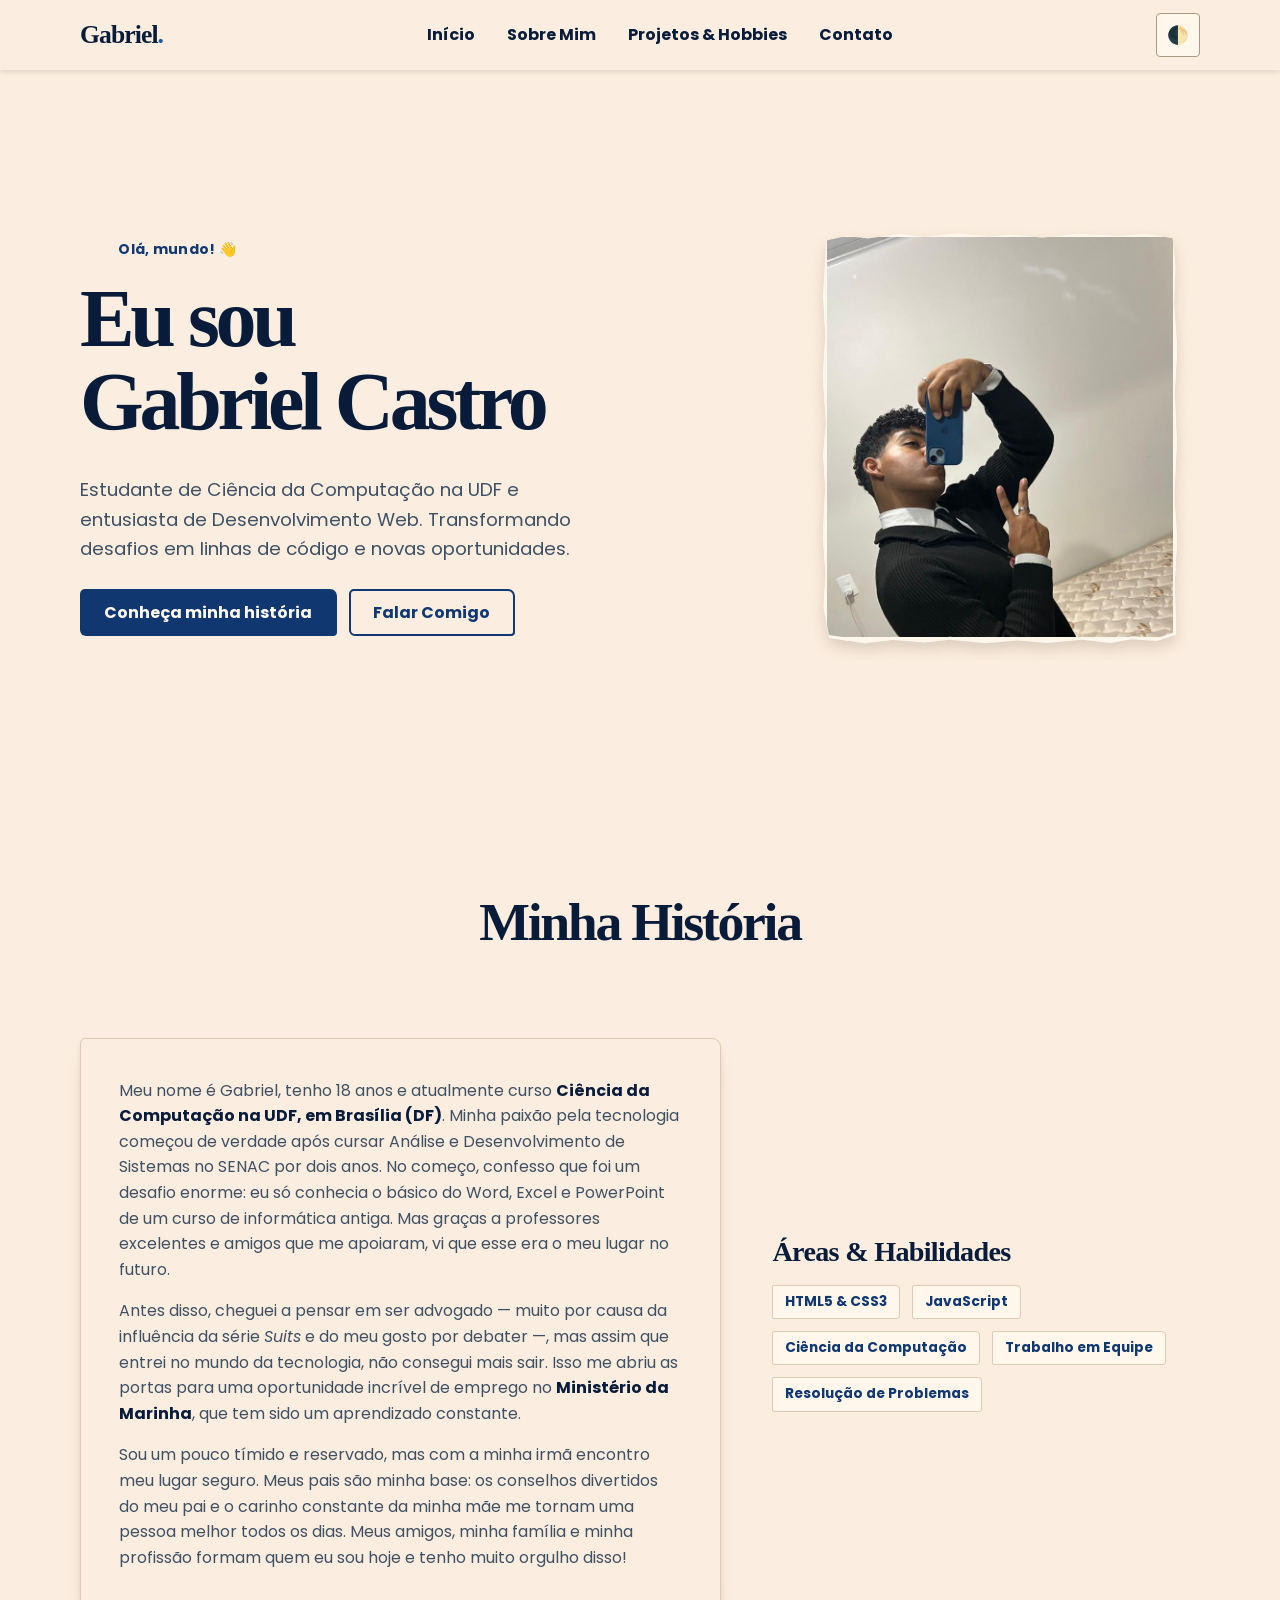
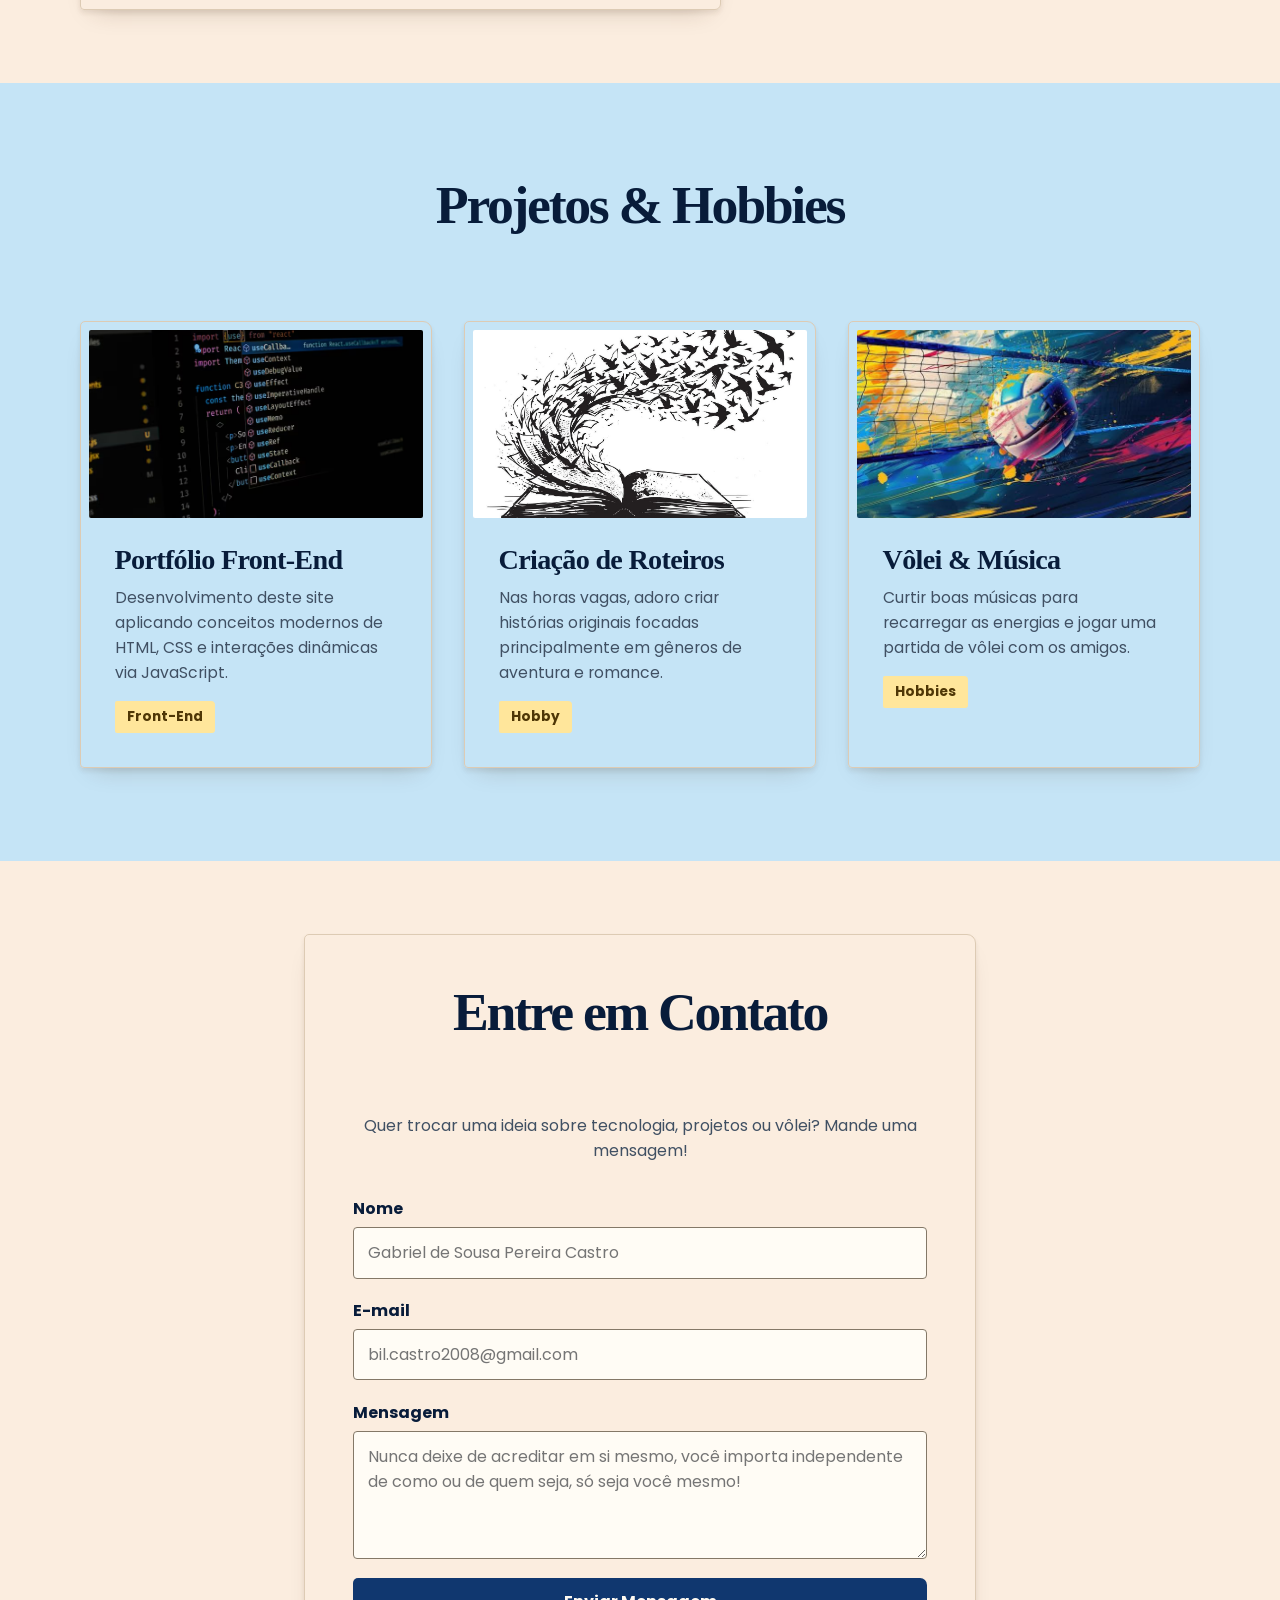
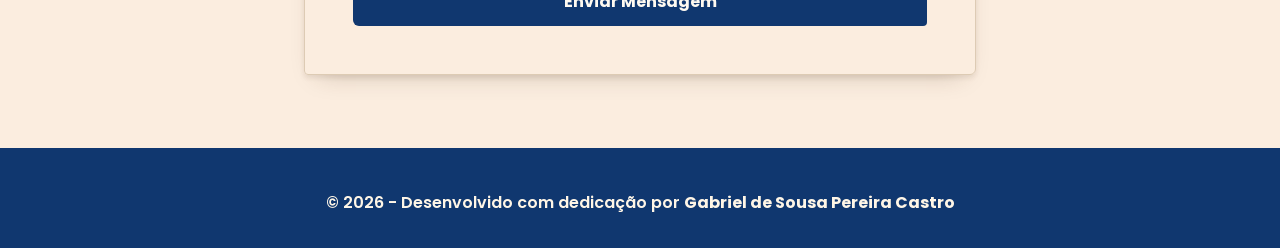
<file: index.html>
<!DOCTYPE html>
<html lang="pt-BR">
<head>
    <meta charset="UTF-8">
    <meta name="viewport" content="width=device-width, initial-scale=1.0">
    <title>Gabriel Castro | Portfólio & Biografia</title>
    <link rel="stylesheet" href="style.css">
    <!-- Fonte Google Fonts -->
    <link href="https://fonts.googleapis.com/css2?family=Poppins:wght@300;400;600;700&display=swap" rel="stylesheet">
</head>
<body>

    <!-- Cabeçalho e Navegação -->
    <header class="header">
        <div class="container nav-container">
            <a href="#inicio" class="logo">Gabriel<span>.</span></a>
            
            <nav class="nav" id="nav-menu">
                <ul class="nav-list">
                    <li><a href="#inicio" class="nav-link">Início</a></li>
                    <li><a href="#sobre" class="nav-link">Sobre Mim</a></li>
                    <li><a href="#projetos" class="nav-link">Projetos & Hobbies</a></li>
                    <li><a href="#contato" class="nav-link">Contato</a></li>
                </ul>
            </nav>

            <div class="nav-actions">
                <button id="theme-toggle" class="btn-icon" title="Alternar Tema">🌓</button>
                <button id="menu-toggle" class="menu-toggle" aria-label="Abrir Menu">☰</button>
            </div>
        </div>
    </header>

    <!-- Seção Principal (Hero) -->
    <section id="inicio" class="hero">
        <div class="container hero-content">
            <div class="hero-text">
                <span class="tag">Olá, mundo! 👋</span>
                <h1>Eu sou <span>Gabriel Castro</span></h1>
                <p>Estudante de Ciência da Computação na UDF e entusiasta de Desenvolvimento Web. Transformando desafios em linhas de código e novas oportunidades.</p>
                <div class="hero-buttons">
                    <a href="#sobre" class="btn btn-primary">Conheça minha história</a>
                    <a href="#contato" class="btn btn-outline">Falar Comigo</a>
                </div>
            </div>
            <div class="hero-image">
                <!-- Troque o src por "img/perfil.jpg" quando colocar sua foto na pasta img -->
                <img src="img/Gabriel.jpeg" alt="Foto de Gabriel de Sousa">
            </div>
        </div>
    </section>

    <!-- Seção Sobre Mim / Biografia -->
    <section id="sobre" class="section">
        <div class="container">
            <h2 class="section-title">Minha História</h2>
            <div class="about-grid">
                <div class="about-text">
                    <p>Meu nome é Gabriel, tenho 18 anos e atualmente curso <strong>Ciência da Computação na UDF, em Brasília (DF)</strong>. Minha paixão pela tecnologia começou de verdade após cursar Análise e Desenvolvimento de Sistemas no SENAC por dois anos. No começo, confesso que foi um desafio enorme: eu só conhecia o básico do Word, Excel e PowerPoint de um curso de informática antiga. Mas graças a professores excelentes e amigos que me apoiaram, vi que esse era o meu lugar no futuro.</p>
                    
                    <p>Antes disso, cheguei a pensar em ser advogado — muito por causa da influência da série <em>Suits</em> e do meu gosto por debater —, mas assim que entrei no mundo da tecnologia, não consegui mais sair. Isso me abriu as portas para uma oportunidade incrível de emprego no <strong>Ministério da Marinha</strong>, que tem sido um aprendizado constante.</p>
                    
                    <p>Sou um pouco tímido e reservado, mas com a minha irmã encontro meu lugar seguro. Meus pais são minha base: os conselhos divertidos do meu pai e o carinho constante da minha mãe me tornam uma pessoa melhor todos os dias. Meus amigos, minha família e minha profissão formam quem eu sou hoje e tenho muito orgulho disso!</p>
                </div>
                <div class="skills">
                    <h3>Áreas & Habilidades</h3>
                    <div class="skill-tags">
                        <span>HTML5 & CSS3</span>
                        <span>JavaScript</span>
                        <span>Ciência da Computação</span>
                        <span>Trabalho em Equipe</span>
                        <span>Resolução de Problemas</span>
                    </div>
                </div>
            </div>
        </div>
    </section>

    <!-- Seção Projetos & Hobbies -->
    <section id="projetos" class="section section-alt">
        <div class="container">
            <h2 class="section-title">Projetos & Hobbies</h2>
            <div class="cards-grid">
                
                <article class="card">
                    <img src="img/codigo.avif" alt="Projeto Web">
                    <div class="card-body">
                        <h3>Portfólio Front-End</h3>
                        <p>Desenvolvimento deste site aplicando conceitos modernos de HTML, CSS e interações dinâmicas via JavaScript.</p>
                        <span class="badge">Front-End</span>
                    </div>
                </article>

                <article class="card">
                    <img src="img/livro.jpg" alt="Hobby de Roteiros">
                    <div class="card-body">
                        <h3>Criação de Roteiros</h3>
                        <p>Nas horas vagas, adoro criar histórias originais focadas principalmente em gêneros de aventura e romance.</p>
                        <span class="badge">Hobby</span>
                    </div>
                </article>

                <article class="card">
                    <img src="img/images.jpg" alt="Esportes e Música">
                    <div class="card-body">
                        <h3>Vôlei & Música</h3>
                        <p>Curtir boas músicas para recarregar as energias e jogar uma partida de vôlei com os amigos.</p>
                        <span class="badge">Hobbies</span>
                    </div>
                </article>

            </div>
        </div>
    </section>

    <!-- Seção Contato -->
    <section id="contato" class="section">
        <div class="container contact-container">
            <h2 class="section-title">Entre em Contato</h2>
            <p class="section-subtitle">Quer trocar uma ideia sobre tecnologia, projetos ou vôlei? Mande uma mensagem!</p>
            
            <form id="contact-form" class="contact-form">
                <div class="form-group">
                    <label for="nome">Nome</label>
                    <input type="text" id="nome" placeholder="Gabriel de Sousa Pereira Castro" required>
                </div>
                <div class="form-group">
                    <label for="email">E-mail</label>
                    <input type="email" id="email" placeholder="bil.castro2008@gmail.com" required>
                </div>
                <div class="form-group">
                    <label for="mensagem">Mensagem</label>
                    <textarea id="mensagem" rows="4" placeholder="Nunca deixe de acreditar em si mesmo, você importa independente de como ou de quem seja, só seja você mesmo!" required></textarea>
                </div>
                <button type="submit" class="btn btn-primary btn-full">Enviar Mensagem</button>
                <p id="form-feedback" class="feedback-msg"></p>
            </form>
        </div>
    </section>

    <!-- Rodapé -->
    <footer class="footer">
        <div class="container">
            <p>&copy; 2026 - Desenvolvido com dedicação por <strong>Gabriel de Sousa Pereira Castro</strong></p>
        </div>
    </footer>

    <script src="javascript.js"></script>
</body>
</html>
</file>
<file: style.css>
@charset "UTF-8";

/* Abrigo do Marinheiro • Folha de estilos completa
   A paleta e as fontes podem ser ajustadas aqui. As texturas ficam no fim. */
:root {
    color-scheme: light;
    --bg-paper: #fbeddf;
    --bg-card: #fff7eb;
    --bg-alt: #c5e4f6;
    --text-main: #081c3a;
    --text-muted: #405063;
    --primary: #10376f;
    --accent-gold: #ffb710;
    --blue-accent: #175b9c;
    --border-paper: #ddcbb4;
    --foco-da-foto: 50% 12%; /* Posição do rosto dentro da moldura. */
    --shadow-paper: 0 3px 5px rgb(69 44 23 / 9%), 0 12px 24px -14px rgb(69 44 23 / 27%);
    --fonte-titulo: Georgia, "Iowan Old Style", "Palatino Linotype", serif;
    --fonte-texto: "Poppins", "Segoe UI", Arial, "Liberation Sans", sans-serif;
    --recorte: polygon(
        1.3% 2.1%, 7% 1%, 13% 1.6%, 22% .5%, 29% 1.2%, 38% .3%,
        47% 1.1%, 53% .6%, 62% 1.4%, 72% .4%, 83% 1%, 91% .4%,
        98.4% 1.5%, 99.2% 8%, 98.8% 17%, 99.7% 28%, 99% 39%,
        99.6% 51%, 98.9% 64%, 99.7% 75%, 99% 85%, 99.4% 97.5%,
        94% 99%, 87% 98.6%, 81% 99.5%, 73% 98.7%, 63% 99.5%,
        55% 98.9%, 46% 99.6%, 36% 98.7%, 29% 99.4%, 20% 98.8%,
        12% 99.6%, 2% 98.3%, .5% 91%, 1.1% 83%, .3% 74%, 1% 62%,
        .4% 54%, 1.2% 46%, .3% 35%, 1% 25%, .4% 15%
    );
}

/* A opção de tema existente mantém a paleta clara do convite. */
body.light-theme { color-scheme: light; }

*, *::before, *::after { box-sizing: border-box; }
html { scroll-padding-top: 6.5rem; }
body, h1, h2, h3, p, ul { margin: 0; }
body {
    color: var(--text-main);
    background-color: var(--bg-paper);
    background-image: var(--fibra);
    font-family: var(--fonte-texto);
    line-height: 1.6;
}
img { max-width: 100%; }
button, input, textarea, select { font: inherit; }
a { color: var(--blue-accent); }
:focus-visible {
    outline: 3px solid var(--blue-accent);
    outline-offset: 3px;
}
.container { width: min(90%, 70rem); margin-left: auto; margin-right: auto; }

/* Cabeçalho com uma borda fina de papel. */
.header {
    position: fixed;
    top: 0;
    left: 0;
    right: 0;
    z-index: 1000;
    padding: .8rem 0;
    background: var(--fibra), var(--bg-card);
    box-shadow: 0 2px 5px rgb(54 40 23 / 12%);
}
.nav-container, .nav-list, .nav-actions, .hero-buttons, .skill-tags {
    display: flex;
    align-items: center;
}
.nav-container { justify-content: space-between; gap: clamp(.65rem, 2vw, 2rem); }
.logo {
    min-width: 0;
    color: var(--text-main);
    font: bold clamp(1.15rem, 2vw, 1.65rem)/1.08 var(--fonte-titulo);
    letter-spacing: -.035em;
    text-decoration: none;
    overflow-wrap: anywhere;
}
.logo img { display: block; max-height: 3rem; width: auto; max-width: 100%; object-fit: contain; }
.logo span { color: var(--blue-accent); }
.nav-list { display: grid; grid-auto-flow: column; list-style: none; padding: 0; gap: clamp(.8rem, 2.5vw, 2rem); }
.nav-link {
    color: var(--text-main);
    font-weight: 650;
    text-decoration: none;
    text-underline-offset: .32em;
}
.nav-link:hover, .nav-link[aria-current="page"] {
    color: var(--primary);
    text-decoration: underline solid var(--accent-gold) 3px;
}
.nav-actions { display: grid; grid-auto-flow: column; gap: .5rem; flex: none; }
.btn-icon, .menu-toggle {
    min-width: 2.75rem;
    min-height: 2.75rem;
    padding: .25rem .6rem;
    border: 1px solid #aa9982;
    border-radius: 4px;
    background: var(--bg-card);
    color: var(--primary);
    font-size: 1.1rem;
    cursor: pointer;
}
.btn-icon:hover, .menu-toggle:hover { background-color: var(--bg-alt); }
.menu-toggle { display: none; }

/* Abertura com manchete, traço de tinta e retrato montado em papel azul. */
.hero {
    display: flex;
    position: relative;
    isolation: isolate;
    align-items: center;
    min-height: min(90vh, 54rem);
    padding: clamp(8.5rem, 12vw, 11rem) 0 clamp(4.5rem, 7vw, 7rem);
}
.hero::before {
    content: "";
    position: absolute;
    z-index: -1;
    top: 2.75rem;
    left: 0;
    width: clamp(6rem, 14vw, 14rem);
    height: clamp(4.4rem, 10vw, 9rem);
    background: var(--fibra), var(--primary);
    clip-path: polygon(0 0, 100% 0, 96% 6%, 89% 10%, 86% 16%, 79% 19%,
        74% 25%, 69% 26%, 63% 33%, 58% 35%, 51% 42%, 46% 43%, 41% 50%,
        36% 52%, 32% 58%, 27% 59%, 21% 67%, 17% 70%, 13% 78%, 9% 80%, 0 94%);
    pointer-events: none;
}
.hero-content { display: flex; justify-content: space-between; align-items: center; gap: clamp(2rem, 6vw, 6rem); }
.hero-text { flex: 1 1 54%; min-width: 0; }
.tag {
    display: inline-flex;
    align-items: center;
    margin-bottom: 1rem;
    color: var(--primary);
    font-size: .87rem;
    font-weight: 700;
    letter-spacing: .02em;
}
.tag::before {
    content: "";
    flex: none;
    width: 1.85rem;
    margin-right: .55rem;
    height: 1.45rem;
    background: var(--marcas) center / contain no-repeat;
}
.hero-text h1, .section-title, .card-body h3, .skills h3 {
    font-family: var(--fonte-titulo);
    color: var(--text-main);
    font-weight: 700;
    text-wrap: balance;
}
.hero-text h1 {
    margin: 0 0 .38em;
    font-size: clamp(3.2rem, 6.4vw, 6.1rem);
    letter-spacing: -.052em;
    line-height: 1.02;
    overflow-wrap: anywhere;
}
.hero-text h1 span {
    color: inherit;
    padding-bottom: .115em;
    background: var(--pincel) center bottom / 100% .27em no-repeat;
    -webkit-box-decoration-break: clone;
    box-decoration-break: clone;
}
.hero-text p {
    max-width: 49ch;
    margin-bottom: 1.55rem;
    color: var(--text-muted);
    font-size: clamp(1rem, 1.45vw, 1.18rem);
}
.hero-buttons, .skill-tags { flex-wrap: wrap; gap: .75rem; }
.btn, .btn-full {
    display: inline-flex;
    justify-content: center;
    align-items: center;
    min-height: 2.85rem;
    padding: .68rem 1.4rem;
    border: 2px solid transparent;
    border-radius: 5px 7px 4px 6px;
    font: 700 1rem/1.35 var(--fonte-texto);
    text-align: center;
    text-decoration: none;
    cursor: pointer;
}
.btn-primary, .btn-full { color: #fffaf1; background-color: var(--primary); }
.btn-primary:hover, .btn-full:hover { background-color: var(--blue-accent); }
.btn-outline { color: var(--primary); border-color: var(--primary); background: transparent; }
.btn-outline:hover { background-color: var(--bg-alt); }
.hero-image {
    position: relative;
    isolation: isolate;
    flex: 0 1 38%;
    width: min(100%, 25rem);
    max-width: 25rem;
    min-width: 0;
    padding: clamp(.85rem, 1.7vw, 1.4rem);
    filter: drop-shadow(0 3px 0 var(--bg-card)) drop-shadow(0 7px 7px rgb(65 43 27 / 16%));
}
.hero-image::before, .hero-image::after { content: ""; position: absolute; pointer-events: none; }
.hero-image::before {
    z-index: -1;
    top: 0; right: 0; bottom: 0; left: 0;
    background: var(--fibra), var(--bg-alt);
    clip-path: var(--recorte);
    transform: rotate(-3deg);
}
.hero-image img {
    display: block;
    width: 100%;
    height: auto;
    aspect-ratio: 4 / 4.6;
    object-fit: cover;
    object-position: var(--foco-da-foto);
    border: 5px solid var(--bg-card);
    clip-path: var(--recorte);
}
/* Dois recortes do convite acompanham a moldura em qualquer tamanho. */
.hero-image::after {
    top: -5%;
    right: 0;
    bottom: -4%;
    left: -10%;
    background-image: var(--fita-xadrez), var(--livro-barquinho);
    background-position: right top, left bottom;
    background-size: 27% auto, 52% auto;
    background-repeat: no-repeat;
}

/* Faixas azul-claro com bordas irregulares independentes do conteúdo. */
.section { padding: clamp(3.5rem, 6.5vw, 6rem) 0; }
.section-alt, .footer { position: relative; background-image: var(--fibra); }
.section-alt { background-color: var(--bg-alt); }
.section-alt::before, .section-alt::after, .footer::before {
    content: "";
    position: absolute;
    left: 0; right: 0;
    height: 11px;
    background-color: inherit;
    background-image: var(--fibra);
    -webkit-mask: var(--borda) left top / 192px 11px repeat-x;
    mask: var(--borda) left top / 192px 11px repeat-x;
    pointer-events: none;
}
.section-alt::before, .footer::before { top: -10px; }
.section-alt::after { bottom: -10px; transform: rotate(180deg); }
.section-title {
    margin: 0 auto clamp(1.8rem, 4vw, 3rem);
    font-size: clamp(2.35rem, 4.2vw, 4rem);
    line-height: 1.08;
    letter-spacing: -.043em;
    text-align: center;
    overflow-wrap: anywhere;
}
/* Pequenas ondas ocupam uma linha própria abaixo da chamada. */
.section-title::after {
    content: "";
    display: block;
    width: clamp(4.6rem, 8vw, 6.5rem);
    height: clamp(1.15rem, 2vw, 1.625rem);
    margin: .25em auto 0;
    background: var(--ondas) center / contain no-repeat;
    pointer-events: none;
}
.about-grid {
    display: grid;
    grid-template-columns: minmax(0, 3fr) minmax(0, 2fr);
    align-items: center;
    gap: clamp(1.75rem, 4vw, 3.75rem);
}
.about-text, .card, .contact-container {
    background: var(--fibra), var(--bg-card);
    border: 1px solid var(--border-paper);
    border-radius: 5px 9px 6px 4px;
    box-shadow: var(--shadow-paper);
}
.about-text { padding: clamp(1.35rem, 3vw, 2.5rem); }
.about-text p, .card-body p, .section-subtitle { color: var(--text-muted); }
.about-text p + p { margin-top: 1rem; }
.about-text strong { color: var(--text-main); }
.skills h3, .card-body h3 {
    font-size: clamp(1.45rem, 2.2vw, 1.85rem);
    line-height: 1.15;
    letter-spacing: -.025em;
}
.skills h3 { margin-bottom: 1rem; }
.skill-tags span, .badge {
    display: inline-block;
    padding: .32rem .75rem;
    border-radius: 2px 4px 3px 2px;
    font-size: .86rem;
    font-weight: 650;
}
.skill-tags span { color: var(--primary); background: var(--bg-card); border: 1px solid var(--border-paper); }
.badge { color: #4f3706; background-color: #ffe69b; }

/* Cartões com margem clara ao redor da imagem. */
.cards-grid {
    display: grid;
    grid-template-columns: repeat(auto-fit, minmax(min(100%, 17.5rem), 1fr));
    gap: clamp(1.2rem, 2.5vw, 2rem);
}
/* Cantoneira de álbum sobre a margem da imagem ou do cartão. */
.card {
    --cor-cantoneira: #f9cd67;
    position: relative;
    min-width: 0;
    padding: .5rem;
}
.card:nth-child(even) { --cor-cantoneira: #a9cfe6; }
.card::after {
    content: "";
    position: absolute;
    top: .35rem;
    right: .35rem;
    width: 1.35rem;
    height: 1.35rem;
    clip-path: polygon(0 0, 100% 0, 100% 100%);
    background: var(--fibra), linear-gradient(45deg,
        var(--cor-cantoneira) 46%, #fff3d5 49%, var(--cor-cantoneira) 54%);
    pointer-events: none;
}
.card img {
    display: block;
    width: 100%;
    aspect-ratio: 16 / 9;
    object-fit: cover;
    border-radius: 2px;
}
.card-body { padding: clamp(1rem, 2.2vw, 1.6rem); }
.card-body h3 { margin: 0 0 .55rem; overflow-wrap: anywhere; }
.card-body p { margin: 0 0 1rem; font-size: .98rem; }
.card-body a { text-underline-offset: .18em; }
/* Contato e rodapé. */
.contact-container { max-width: 42rem; margin-left: auto; margin-right: auto; padding: clamp(1.35rem, 4vw, 3rem); }
.section-subtitle { max-width: 56ch; margin: 0 auto 2rem; text-align: center; }
.section-title + .section-subtitle { margin-top: -1rem; }
.form-group { margin-bottom: 1.2rem; }
.form-group label { display: block; margin-bottom: .35rem; color: var(--text-main); font-weight: 650; }
.form-group input, .form-group textarea, .form-group select {
    display: block;
    width: 100%;
    padding: .75rem .85rem;
    border: 1px solid #847867;
    border-radius: 4px;
    background: #fffcf5;
    color: var(--text-main);
}
.form-group textarea { min-height: 7rem; resize: vertical; }
.form-group :is(input, textarea, select):focus { border-color: var(--blue-accent); }
.btn-full { width: 100%; }
.feedback-msg { margin-top: 1rem; text-align: center; font-weight: 650; color: #226347; }
.feedback-msg:empty { margin: 0; }
.footer {
    padding: 2rem 0;
    background-color: var(--primary);
    color: #fff6e7;
    text-align: center;
    font-weight: 600;
}
.footer a { color: inherit; text-underline-offset: .2em; }
.footer :focus-visible { outline-color: var(--accent-gold); }

@media (hover: hover) {
    .card:hover, .card:focus-within { border-color: #a69580; }
}
@media (prefers-reduced-motion: no-preference) {
    html { scroll-behavior: smooth; }
    .btn, .btn-full, .nav-link, .card { transition: background-color .18s, border-color .18s, color .18s; }
}
@media (max-width: 768px) {
    .header { padding: .55rem 0; }
    .menu-toggle { display: inline-grid; place-items: center; }
    .nav {
        display: none;
        position: absolute;
        top: 100%;
        left: 0; right: 0;
        max-height: 75vh;
        overflow-y: auto;
        padding: .65rem 5% 1rem;
        background: var(--fibra), var(--bg-card);
        border-bottom: 2px solid var(--border-paper);
        box-shadow: var(--shadow-paper);
    }
    .nav.active { display: block; }
    .nav-list { grid-auto-flow: row; justify-items: center; gap: .1rem; }
    .nav-link { display: inline-block; padding: .58rem .75rem; }
    .hero { min-height: auto; padding: 6.4rem 0 3.5rem; }
    .hero-content { display: grid; grid-template-columns: minmax(0, 1fr); justify-items: center; gap: 1.8rem; text-align: center; }
    .hero-image { grid-row: 1; width: clamp(11rem, 49vw, 16rem); padding: .7rem; }
    .hero-image::after {
        left: -14%;
        bottom: -3%;
        background-size: 29% auto, 49% auto;
    }
    .hero-text { flex: auto; }
    .hero-text h1 { font-size: clamp(2.7rem, 9vw, 4.3rem); }
    .hero-text p { margin-left: auto; margin-right: auto; }
    .hero-buttons { justify-content: center; }
    .about-grid { grid-template-columns: minmax(0, 1fr); }
}
@media (max-width: 380px) {
    .nav-container { gap: .4rem; }
    .nav-actions { gap: .3rem; }
    .hero-buttons .btn { width: 100%; }
}
/* Alternativas para navegadores anteriores ao suporte a aspect-ratio. */
@supports not (aspect-ratio: 1) {
    .hero-image img { height: clamp(14rem, 29vw, 25.6rem); }
    .card img { height: 12rem; }
    .hero-buttons { gap: 0; margin: -.375rem; }
    .hero-buttons > .btn { margin: .375rem; }
    @media (max-width: 768px) {
        .hero-image img { height: clamp(11rem, 50vw, 16.8rem); }
    }
}
</file>
